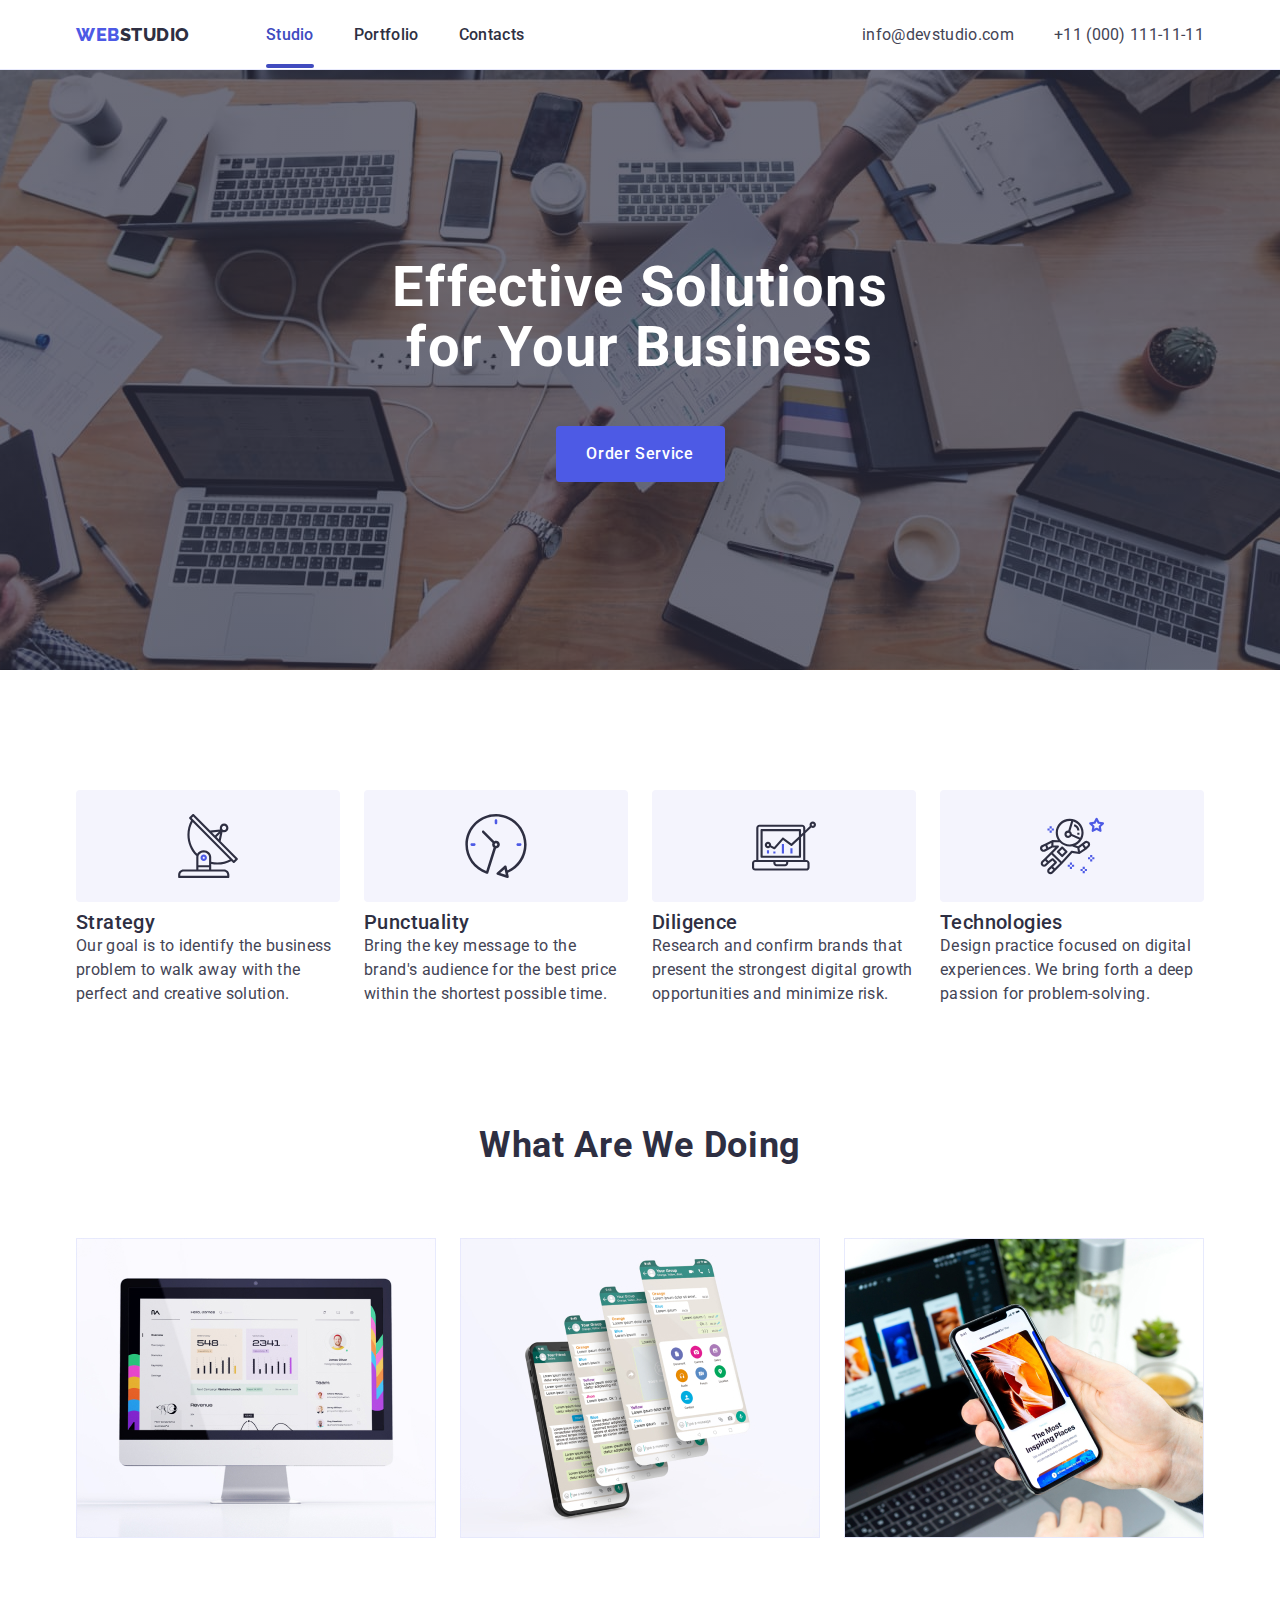
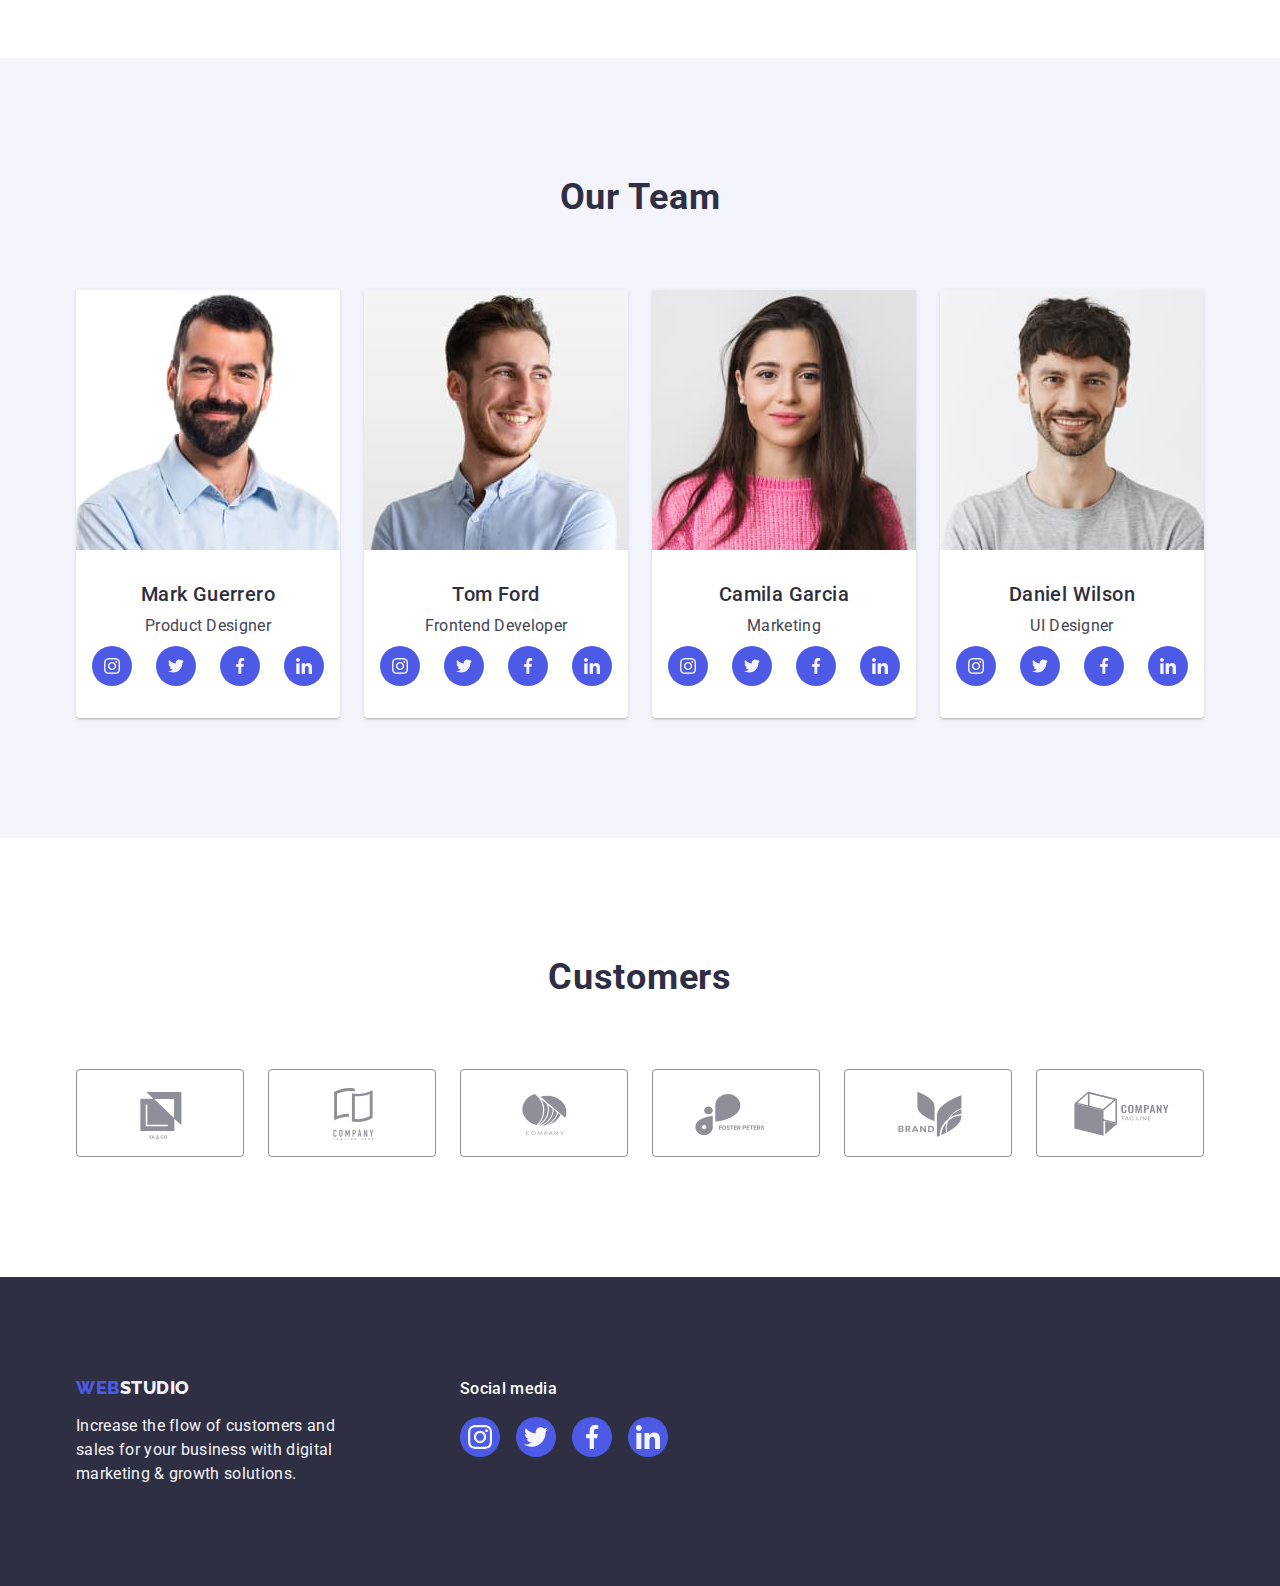
<file: index.html>
<!DOCTYPE html>
<html lang="en">

<head>
    <meta charset="UTF-8">
    <meta http-equiv="X-UA-Compatible" content="IE=edge">
    <meta name="viewport" content="width=device-width, initial-scale=1.0">
    <title>Document</title>
    <link rel="preconnect" href="https://fonts.googleapis.com">
    <link rel="preconnect" href="https://fonts.gstatic.com" crossorigin>
    <link
        href="https://fonts.googleapis.com/css2?family=Raleway:wght@800&family=Roboto:wght@400;500;700;900&display=swap"
        rel="stylesheet">

    <link href="https://cdn.jsdelivr.net/npm/modern-normalize@1.1.0/modern-normalize.min.css" rel="stylesheet">
    <link rel="stylesheet" href="./css/styles.css">
</head>

<body>

    <!--Шапка сайту-->
    <header class="header">
        <div class="container main-nav">
            <nav class="menu list">
                <a href="./index.html" class="logo link">web<span class="logo-studio">Studio</span></a>
                <ul class="site-nav list">
                    <li class="it-list"><a href="./index.html" class="item-studio current link">Studio</a></li>
                    <li class="it-list"><a href="./portfolio.html" class="item-studio link">Portfolio</a></li>
                    <li class="it-list"><a href="" class="item-studio  link">Contacts</a></li>
                </ul>
            </nav>
            <!-- Посилання на пошту/Посилання на телефон-->
            <address class="contact">
                <ul class="site-contact list">
                    <li class="contact-it"><a href="mailto:info@devstudio.com"
                            class="item-contact link">info@devstudio.com</a></li>
                    <li class="contact-it"><a href="tel:+110001111111" class="item-contact link">+11 (000)
                            111-11-11</a></li>
                </ul>
            </address>


        </div>
    </header>
    <main>
        <!--Секція заголовку та фону-->

        <section class="hero section">
            <div class="container">

                <h1 class="hero-title"> Effective Solutions for Your Business</h1>
                <button type="button" class="hero-btn" data-modal-open>Order Service</button>

            </div>
        </section>
        <!--Секція опису особливостей студії-->

        <section class="feature section">
            <div class="container">
                <h2 hidden class="main-feature">Feature</h2>
                <ul class="features-nt list">
                    <li class="features-item">
                        <div class="frame-icon">
                            <svg class="features-icon" width="64" height="64">
                                <use href="./images/icon.svg#icon-antenna-1"></use>
                            </svg>
                        </div>
                        <h3 class="feature-title">Strategy</h3>
                        <p class="feature-text">Our goal is to identify the business problem to walk away with the
                            perfect and
                            creative solution.
                        </p>
                    </li>
                    <li class="features-item">
                        <div class="frame-icon">
                            <svg class="features-icon" width="64" height="64">
                                <use href="./images/icon.svg#icon-clock-1"></use>
                            </svg>
                        </div>
                        <h3 class="feature-title">Punctuality</h3>
                        <p class="feature-text">Bring the key message to the brand's audience for the best price within
                            the
                            shortest
                            possible
                            time.
                        </p>
                    </li>
                    <li class="features-item">
                        <div class="frame-icon">
                            <svg class="features-icon" width="64" height="64">
                                <use href="./images/icon.svg#icon-diagram-1"></use>
                            </svg>
                        </div>
                        <h3 class="feature-title">Diligence</h3>
                        <p class="feature-text">Research and confirm brands that present the strongest digital growth
                            opportunities
                            and minimize risk.</p>
                    </li>
                    <li class="features-item">
                        <div class="frame-icon">
                            <svg class="features-icon" width="64" height="64">
                                <use href="./images/icon.svg#icon-astronaut-1"></use>
                            </svg>
                        </div>
                        <h3 class="feature-title">Technologies</h3>
                        <p class="feature-text">Design practice focused on digital experiences. We bring forth a deep
                            passion for problem-solving.
                        </p>
                    </li>
                </ul>
            </div>
        </section>
        <!--Секція сим займається студія-->
        <section class="work section">
            <div class="container">
                <h2 class="title">What are we doing</h2>
                <ul class="work-not  list">
                    <li class="work-item">
                        <img src="./images/img_1.jpg" alt="Monitor of computer" width="360">
                    </li>
                    <li class="work-item">
                        <img src="./images/img_2.jpg" alt="Four telephone" width="360">
                    </li>
                    <li class="work-item">
                        <img src="./images/img_3.jpg" alt="Laptop and telephone on a hand" width="360">
                    </li>
                </ul>
            </div>
        </section>

        <!--Секція команди-->
        <section class="team">
            <div class="container">
                <h2 class="title">Our Team</h2>
                <ul class="team-not list">
                    <li class="member">
                        <img src="./images/TeamCard_1.jpg" alt="Photo Mark Guerrero" width="264">
                        <div class="tl-ph">
                            <h3 class="card-title">Mark Guerrero</h3>
                            <p class="card-text">Product Designer</p>
                            <ul class="social-list list">
                                <li class="sc-item">
                                    <a href="#" class="social-item">
                                        <svg class="socisl-list-icon" width="16" height="16">
                                            <use href="./images/icon.svg#icon-Inst"></use>
                                        </svg>
                                    </a>
                                </li>
                                <li class="sc-item">
                                    <a href="#" class="social-item">
                                        <svg class="socisl-list-icon" width="16" height="16">
                                            <use href="./images/icon.svg#icon-twitter-1"></use>
                                        </svg>
                                    </a>
                                </li>
                                <li class="sc-item">
                                    <a href="#" class="social-item">
                                        <svg class="socisl-list-icon" width="16" height="16">
                                            <use href="./images/icon.svg#icon-facebook-1"></use>
                                        </svg>
                                    </a>
                                </li>
                                <li class="sc-item">
                                    <a href="#" class="social-item">
                                        <svg class="socisl-list-icon" width="16" height="16">
                                            <use href="./images/icon.svg#icon-linkedin-1"></use>
                                        </svg>
                                    </a>
                                </li>
                            </ul>
                        </div>
                    </li>
                    <li class="member">
                        <img src="./images/TeamCard_2.jpg" alt="Photo Tom Ford" width="264">
                        <div class="tl-ph">
                            <h3 class="card-title">Tom Ford</h3>
                            <p class="card-text">Frontend Developer</p>
                            <ul class="social-list list">
                                <li class="sc-item">
                                    <a href="#" class="social-item">
                                        <svg class="socisl-list-icon" width="16" height="16">
                                            <use href="./images/icon.svg#icon-Inst"></use>
                                        </svg>
                                    </a>
                                </li>
                                <li class="sc-item">
                                    <a href="#" class="social-item">
                                        <svg class="socisl-list-icon" width="16" height="16">
                                            <use href="./images/icon.svg#icon-twitter-1"></use>
                                        </svg>
                                    </a>
                                </li>
                                <li class="sc-item">
                                    <a href="#" class="social-item">
                                        <svg class="socisl-list-icon" width="16" height="16">
                                            <use href="./images/icon.svg#icon-facebook-1"></use>
                                        </svg>
                                    </a>
                                </li>
                                <li class="sc-item">
                                    <a href="#" class="social-item">
                                        <svg class="socisl-list-icon" width="16" height="16">
                                            <use href="./images/icon.svg#icon-linkedin-1"></use>
                                        </svg>
                                    </a>
                                </li>
                            </ul>
                        </div>
                    </li>
                    <li class="member">
                        <img src="./images/TeamCard_3.jpg" alt="Photo Camila Garcia" width="264">
                        <div class="tl-ph">
                            <h3 class="card-title">Camila Garcia</h3>
                            <p class="card-text">Marketing</p>
                            <ul class="social-list list">
                                <li class="sc-item">
                                    <a href="#" class="social-item">
                                        <svg class="socisl-list-icon" width="16" height="16">
                                            <use href="./images/icon.svg#icon-Inst"></use>
                                        </svg>
                                    </a>
                                </li>
                                <li class="sc-item">
                                    <a href="#" class="social-item">
                                        <svg class="socisl-list-icon" width="16" height="16">
                                            <use href="./images/icon.svg#icon-twitter-1"></use>
                                        </svg>
                                    </a>
                                </li>
                                <li class="sc-item">
                                    <a href="#" class="social-item">
                                        <svg class="socisl-list-icon" width="16" height="16">
                                            <use href="./images/icon.svg#icon-facebook-1"></use>
                                        </svg>
                                    </a>
                                </li>
                                <li class="sc-item">
                                    <a href="#" class="social-item">
                                        <svg class="socisl-list-icon" width="16" height="16">
                                            <use href="./images/icon.svg#icon-linkedin-1"></use>
                                        </svg>
                                    </a>
                                </li>
                            </ul>
                        </div>
                    </li>
                    <li class="member">
                        <img src="./images/TeamCard_4.jpg" alt="Photo Daniel Wilson" width="264">
                        <div class="tl-ph">
                            <h3 class="card-title">Daniel Wilson</h3>
                            <p class="card-text">UI Designer</p>
                            <ul class="social-list list">
                                <li class="sc-item">
                                    <a href="#" class="social-item">
                                        <svg class="socisl-list-icon" width="16" height="16">
                                            <use href="./images/icon.svg#icon-Inst"></use>
                                        </svg>
                                    </a>
                                </li>
                                <li class="sc-item">
                                    <a href="#" class="social-item">
                                        <svg class="socisl-list-icon" width="16" height="16">
                                            <use href="./images/icon.svg#icon-twitter-1"></use>
                                        </svg>
                                    </a>
                                </li>
                                <li class="sc-item">
                                    <a href="#" class="social-item">
                                        <svg class="socisl-list-icon" width="16" height="16">
                                            <use href="./images/icon.svg#icon-facebook-1"></use>
                                        </svg>
                                    </a>
                                </li>
                                <li class="sc-item">
                                    <a href="#" class="social-item">
                                        <svg class="socisl-list-icon" width="16" height="16">
                                            <use href="./images/icon.svg#icon-linkedin-1"></use>
                                        </svg>
                                    </a>
                                </li>
                            </ul>
                        </div>
                    </li>
                </ul>
            </div>
        </section>

        <section class="customers section">
            <div class="container">
                <h2 class="cust-title title">Customers</h2>
                <ul class="customer-list list">
                    <li class="customer-item">
                        <a href="#" class="cust-link link">
                            <svg class="icon-cust" width="104" height="56">
                                <use href="./images/icon.svg#icon-YaCo"></use>
                            </svg>
                        </a>
                    </li>
                    <li class="customer-item">
                        <a href="#" class="cust-link link">
                            <svg class="icon-cust" width="104" height="56">
                                <use href="./images/icon.svg#icon-Company"></use>
                            </svg>
                        </a>
                    </li>
                    <li class="customer-item">
                        <a href="#" class="cust-link link">
                            <svg class="icon-cust" width="104" height="56">
                                <use href="./images/icon.svg#icon-Company2"></use>
                            </svg>
                        </a>
                    </li>
                    <li class="customer-item">
                        <a href="#" class="cust-link link">
                            <svg class="icon-cust" width="104" height="56">
                                <use href="./images/icon.svg#icon-Foster"></use>
                            </svg>
                        </a>
                    </li>
                    <li class="customer-item">
                        <a href="#" class="cust-link link">
                            <svg class="icon-cust" width="104" height="56">
                                <use href="./images/icon.svg#icon-Brand"></use>
                            </svg>
                        </a>
                    </li>
                    <li class="customer-item">
                        <a href="#" class="cust-link link">
                            <svg class="icon-cust" width="104" height="56">
                                <use href="./images/icon.svg#icon-TagLine"></use>
                            </svg>
                        </a>
                    </li>

                </ul>


            </div>

        </section>

    </main>
    <!--Футер-->
    <footer class="footer">

        <div class="footcont container">
            <div class="footinfo">
                <a href="./index.html" class="logo link">web<span class="footer-logo">Studio</span></a>
                <p class="footer-text">
                    Increase the flow of customers and sales for your business with digital marketing & growth
                    solutions.
                </p>
            </div>
            <div class="footlink">
                <p class="foot-title">Social media</p>
                <ul class="social-listf list">
                    <li class="foot-item">
                        <a href="#" class="social-item">
                            <svg class="socisl-list-icon" width="24" height="24">
                                <use href="./images/icon.svg#icon-Inst"></use>
                            </svg>
                        </a>
                    </li>
                    <li class="foot-item">
                        <a href="#" class="social-item">
                            <svg class="socisl-list-icon" width="24" height="24">
                                <use href="./images/icon.svg#icon-twitter-1"></use>
                            </svg>
                        </a>
                    </li>
                    <li class="foot-item">
                        <a href="#" class="social-item">
                            <svg class="socisl-list-icon" width="24" height="24">
                                <use href="./images/icon.svg#icon-facebook-1"></use>
                            </svg>
                        </a>
                    </li>
                    <li class="foot-item">
                        <a href="#" class="social-item">
                            <svg class="socisl-list-icon" width="24" height="24">
                                <use href="./images/icon.svg#icon-linkedin-1"></use>
                            </svg>
                        </a>
                    </li>
                </ul>
            </div>

        </div>

    </footer>

    <div class="backdrop is-hidden" data-modal>
        <div class="modal">
            <button type="button" class="modal-close-btn" data-modal-close>
                <svg class="modal-close-btn-icon" width="8" height="8">
                    <use href="./images/icon.svg#icon-close-modal"></use>
                </svg>
            </button>
        </div>

    </div>

    <script src="./js/modal.js"></script>

</body>

</html>
</file>
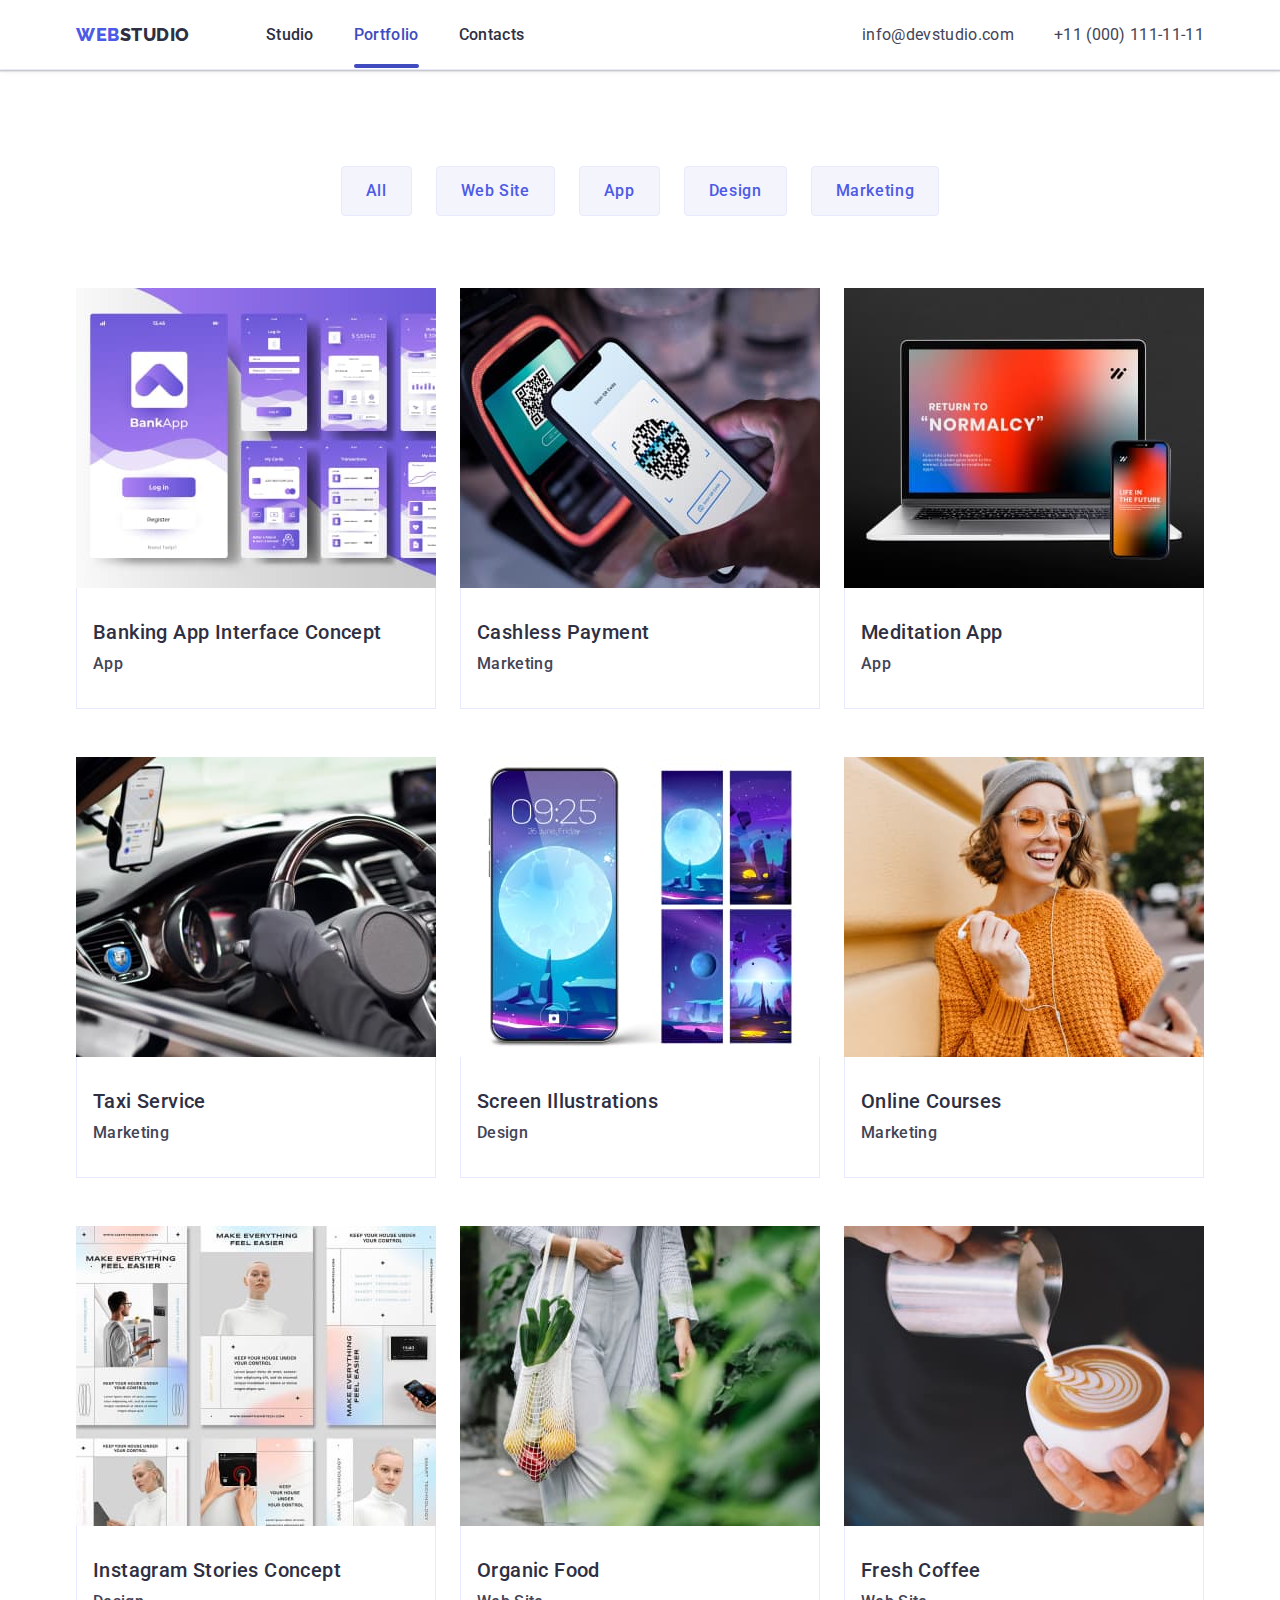
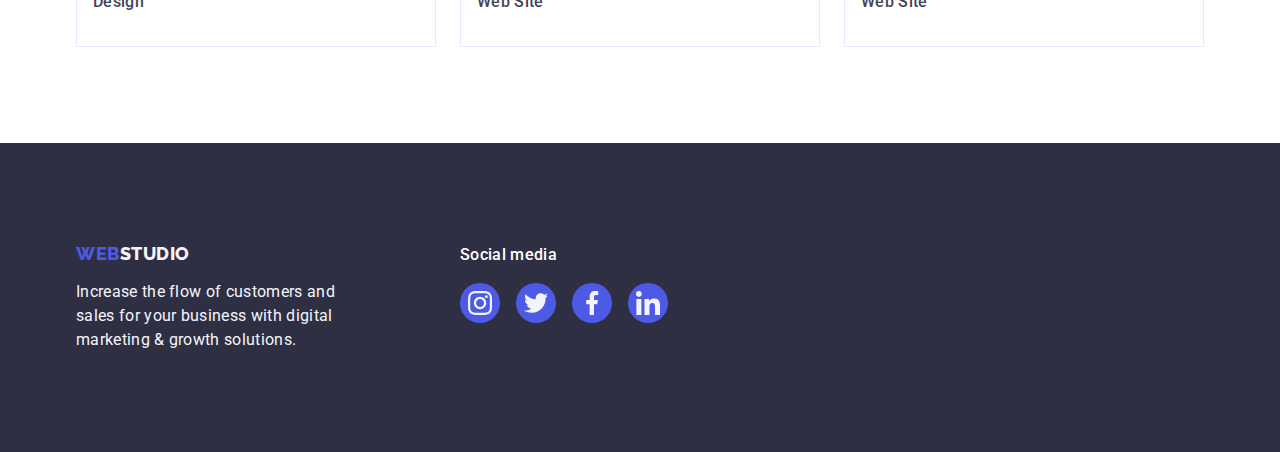
<file: portfolio.html>
<!DOCTYPE html>
<html lang="en">

<head>
    <meta charset="UTF-8">
    <meta http-equiv="X-UA-Compatible" content="IE=edge">
    <meta name="viewport" content="width=device-width, initial-scale=1.0">
    <title>Document</title>
    <link rel="preconnect" href="https://fonts.googleapis.com">
    <link rel="preconnect" href="https://fonts.gstatic.com" crossorigin>
    <link
        href="https://fonts.googleapis.com/css2?family=Raleway:wght@800&family=Roboto:wght@400;500;700;900&display=swap"
        rel="stylesheet">
    <link href="https://cdn.jsdelivr.net/npm/modern-normalize@1.1.0/modern-normalize.min.css" rel="stylesheet">
    <link rel="stylesheet" href="./css/styles.css">
</head>


<body>
    <!--Шапка сайту-->
    <header class="header">
        <div class="container main-nav">
            <nav class="menu list">
                <a href="./index.html" class="logo link">web<span class="logo-studio">Studio</span></a>
                <ul class="site-nav list">
                    <li class="it-list"><a href="./index.html" class="item-studio link">Studio</a></li>
                    <li class="it-list"><a href="./portfolio.html" class="item-studio current link">Portfolio</a></li>
                    <li class="it-list"><a href="" class="item-studio link">Contacts</a></li>
                </ul>
            </nav>
            <!-- Посилання на пошту/Посилання на телефон-->
            <address class="contact">
                <ul class="site-contact list">
                    <li class="contact-it"><a href="mailto:info@devstudio.com"
                            class="item-contact link">info@devstudio.com</a>
                    </li>
                    <li class="contact-it"><a href="tel:+110001111111" class="item-contact link">+11 (000)
                            111-11-11</a></li>
                </ul>
            </address>


        </div>
    </header>
    <main>
        <section class="portfolio">
            <div class="container">
                <h1 hidden>Project</h1>
                <ul class="filter list">
                    <li><button type="button" class="filter-btn hover-shad">All</button></li>
                    <li><button type="button" class="filter-btn hover-shad">Web Site</button></li>
                    <li><button type="button" class="filter-btn hover-shad">App</button></li>
                    <li><button type="button" class="filter-btn hover-shad">Design</button></li>
                    <li><button type="button" class="filter-btn hover-shad">Marketing</button></li>
                </ul>

                <ul class="project-non list">
                    <li class="prj-item">
                        <a href=" " class="item-project link hoverln-shad">
                            <div class="project-wrapper">
                                <img src="./images/Portfolio/ProjectCard_1_1.jpg" alt="Banking app interface concept"
                                    width="360" height="300">
                                <p class="overlay">14 Stylish and User-Friendly App Design Concepts · Task Manager App ·
                                    Calorie Tracker App · Exotic Fruit Ecommerce App ·
                                    Cloud Storage App</p>
                            </div>
                            <div class="add-project">
                                <h2 class="project-title">Banking App Interface Concept</h2>
                                <p class="project-paragraph">App</p>
                            </div>
                        </a>
                    </li>
                    <li class="prj-item">
                        <a href=" " class="item-project link hoverln-shad">
                            <div class="project-wrapper">
                                <img src="./images/Portfolio/ProjectCard_1_2.jpg" alt="Cashless Payment" width="360"
                                    height="300">
                                <p class="overlay">14 Stylish and User-Friendly App Design Concepts · Task Manager App ·
                                    Calorie Tracker App · Exotic Fruit Ecommerce App ·
                                    Cloud Storage App</p>
                            </div>
                            <div class="add-project">
                                <h2 class="project-title">Cashless Payment</h2>
                                <p class="project-paragraph">Marketing</p>
                            </div>
                        </a>
                    </li>
                    <li class="prj-item">
                        <a href=" " class="item-project link hoverln-shad">
                            <div class="project-wrapper">
                                <img src="./images/Portfolio/ProjectCard_1_3.jpg" alt="Meditation app" width="360"
                                    height="300">
                                <p class="overlay">14 Stylish and User-Friendly App Design Concepts · Task Manager App ·
                                    Calorie Tracker App · Exotic Fruit Ecommerce App ·
                                    Cloud Storage App</p>
                            </div>
                            <div class="add-project">
                                <h2 class="project-title">Meditation App</h2>
                                <p class="project-paragraph">App</p>
                            </div>
                        </a>
                    </li>
                    <li class="prj-item">
                        <a href=" " class="item-project link hoverln-shad">
                            <div class="project-wrapper">
                                <img src="./images/Portfolio/ProjectCard_2_1.jpg" alt="Taxi Service" width="360"
                                    height="300">
                                <p class="overlay">14 Stylish and User-Friendly App Design Concepts · Task Manager App ·
                                    Calorie Tracker App · Exotic Fruit Ecommerce App ·
                                    Cloud Storage App</p>
                            </div>
                            <div class="add-project">
                                <h2 class="project-title">Taxi Service</h2>
                                <p class="project-paragraph">Marketing</p>
                            </div>
                        </a>
                    </li>
                    <li class="prj-item">
                        <a href=" " class="item-project link hoverln-shad">
                            <div class="project-wrapper">
                                <img src="./images/Portfolio/ProjectCard_2_2.jpg" alt="Screen illustrationst"
                                    width="360" height="300">
                                <p class="overlay">14 Stylish and User-Friendly App Design Concepts · Task Manager App ·
                                    Calorie Tracker App · Exotic Fruit Ecommerce App ·
                                    Cloud Storage App</p>
                            </div>
                            <div class="add-project">
                                <h2 class="project-title">Screen Illustrations</h2>
                                <p class="project-paragraph">Design</p>
                            </div>
                        </a>
                    </li>
                    <li class="prj-item">
                        <a href=" " class="item-project link hoverln-shad">
                            <div class="project-wrapper">
                                <img src="./images/Portfolio/ProjectCard_2_3.jpg" alt="Online courses" width="360"
                                    height="300">
                                <p class="overlay">14 Stylish and User-Friendly App Design Concepts · Task Manager App ·
                                    Calorie Tracker App · Exotic Fruit Ecommerce App ·
                                    Cloud Storage App</p>
                            </div>
                            <div class="add-project">
                                <h2 class="project-title">Online Courses</h2>
                                <p class="project-paragraph">Marketing</p>
                            </div>
                        </a>
                    </li>
                    <li class="prj-item">
                        <a href=" " class="item-project link hoverln-shad">
                            <div class="project-wrapper">
                                <img src="./images/Portfolio/ProjectCard_3_1.jpg" alt="Instagram stories concept"
                                    width="360" height="300">
                                <p class="overlay">14 Stylish and User-Friendly App Design Concepts · Task Manager App ·
                                    Calorie Tracker App · Exotic Fruit Ecommerce App ·
                                    Cloud Storage App</p>
                            </div>
                            <div class="add-project">
                                <h2 class="project-title">Instagram Stories Concept</h2>
                                <p class="project-paragraph">Design</p>
                            </div>
                        </a>
                    </li>
                    <li class="prj-item">
                        <a href=" " class="item-project link hoverln-shad">
                            <div class="project-wrapper">
                                <img src="./images/Portfolio/ProjectCard_3_2.jpg" alt="Organic food" width="360"
                                    height="300">
                                <p class="overlay">14 Stylish and User-Friendly App Design Concepts · Task Manager App ·
                                    Calorie Tracker App · Exotic Fruit Ecommerce App ·
                                    Cloud Storage App</p>
                            </div>
                            <div class="add-project">
                                <h2 class="project-title">Organic Food</h2>
                                <p class="project-paragraph">Web Site</p>
                            </div>
                        </a>
                    </li>
                    <li class="prj-item">
                        <a href=" " class="item-project link hoverln-shad">
                            <div class="project-wrapper">
                                <img src="./images/Portfolio/ProjectCard_3_3.jpg" alt="Fresh coffee" width="360"
                                    height="300">
                                <p class="overlay">14 Stylish and User-Friendly App Design Concepts · Task Manager App ·
                                    Calorie Tracker App · Exotic Fruit Ecommerce App ·
                                    Cloud Storage App</p>
                            </div>
                            <div class="add-project">
                                <h2 class="project-title">Fresh Coffee</h2>
                                <p class="project-paragraph">Web Site</p>
                            </div>
                        </a>

                    </li>
                </ul>

            </div>
        </section>


    </main>


    <!--Футер-->
    <footer class="footer">

        <div class="footcont container">
            <div class="footinfo">
                <a href="./index.html" class="logo link">web<span class="footer-logo">Studio</span></a>
                <p class="footer-text">
                    Increase the flow of customers and sales for your business with digital marketing & growth
                    solutions.
                </p>
            </div>
            <div class="footlink">
                <p class="foot-title">Social media</p>
                <ul class="social-listf list">
                    <li class="foot-item">
                        <a href="#" class="social-item">
                            <svg class="socisl-list-icon" width="24" height="24">
                                <use href="./images/icon.svg#icon-Inst"></use>
                            </svg>
                        </a>
                    </li>
                    <li class="foot-item">
                        <a href="#" class="social-item">
                            <svg class="socisl-list-icon" width="24" height="24">
                                <use href="./images/icon.svg#icon-twitter-1"></use>
                            </svg>
                        </a>
                    </li>
                    <li class="foot-item">
                        <a href="#" class="social-item">
                            <svg class="socisl-list-icon" width="24" height="24">
                                <use href="./images/icon.svg#icon-facebook-1"></use>
                            </svg>
                        </a>
                    </li>
                    <li class="foot-item">
                        <a href="#" class="social-item">
                            <svg class="socisl-list-icon" width="24" height="24">
                                <use href="./images/icon.svg#icon-linkedin-1"></use>
                            </svg>
                        </a>
                    </li>
                </ul>
            </div>

        </div>

    </footer>

</body>

</html>
</file>
<file: css/styles.css>
:root {
    --primary-text-color: #434455;
    --akcent-color: #2E2F42;
    --background-main: #FFFFFF;
    --background-button: #4D5AE5;
    --color-text-footer: #F4F4FD;
    --hover-focus: #404bbf;
    --CORNFLOWER: #e7e9fc;
    --lightislate: #8E8F99;
    --greenhover: #31D0AA;
    --coloricon: #afb1b8;
    --modal-color: #2E2F42;

}


.container {
    width: 1158px;
    margin-left: auto;
    margin-right: auto;

    padding-left: 15px;
    padding-right: 15px;
}

.header {
    border-bottom: 1px solid var(--CORNFLOWER);
    box-shadow: 0px 2px 1px rgba(46, 47, 66, 0.08), 0px 1px 1px rgba(46, 47, 66, 0.16), 0px 1px 6px rgba(46, 47, 66, 0.08);
}

body {
    color: var(--primary-text-color);
    background-color: var(--background-main);
    font-family: Roboto, sans-serif;
    font-weight: 400;
    font-size: 16px;
    line-height: 1.5;
    letter-spacing: 0.02em;
}

.logo-studio {
    color: var(--akcent-color);
    font-family: Raleway, sans-serif;
    font-weight: 800;
    font-size: 18px;
    line-height: 1.17;
    letter-spacing: 0.03em;
    text-transform: uppercase;
}

.logo {

    color: var(--background-button);
    font-family: Raleway, sans-serif;
    font-weight: 800;
    font-size: 18px;
    line-height: 1.17;
    letter-spacing: 0.03em;
    text-transform: uppercase;

}



.list {
    list-style: none;
}

.link {
    text-decoration: none;
}

.title {
    margin-bottom: 72px;

    color: var(--akcent-color);
    font-weight: 700;
    font-size: 36px;
    line-height: 1.11;
    letter-spacing: 0.02em;
    text-align: center;
    text-transform: capitalize;
    margin-left: auto;
    margin-right: auto;
}

.menu .logo {
    margin-top: 24px;
    margin-bottom: 24px;
}


.main-nav {
    display: flex;
    align-items: center;
}


.site-nav {
    display: flex;
    align-items: center;
    gap: 40px;
    margin-left: 76px;
    margin-right: auto;
}






.item-studio::after {
    content: "";
    position: absolute;
    width: 100%;
    height: 4px;
    left: 0;
    bottom: 0;
    display: block;
    border-radius: 2px;
    margin-top: 20px;

}

.item-studio.current {
    color: var(--hover-focus);
}

.item-studio.current::after {
    background-color: var(--hover-focus);
}



.item-studio {
    position: relative;
    padding-top: 24px;
    padding-bottom: 24px;
    color: var(--akcent-color);
    list-style: none;
    text-decoration: none;
    font-weight: 500;
    font-size: 16px;
    line-height: 1.5;
    letter-spacing: 0.02em;
    transition: color 250ms cubic-bezier(0.4, 0, 0.2, 1);

}



.item-studio:hover,
.item-studio:focus {
    color: var(--hover-focus);
}


.contact .item-contact {
    color: var(--primary-text-color);
    font-size: 16px;
    line-height: 1.5;
    transition: color 250ms cubic-bezier(0.4, 0, 0.2, 1);
}


.item-contact:hover,
.item-contact:focus {
    color: var(--hover-focus);
}

.contact {
    font-style: normal;
}

/* .site-contact .contact-it+.contact-it {
    margin-left: 40px;
} */

.menu {
    display: flex;
    align-items: center;
    margin-right: auto;
}

.site-contact {
    display: flex;
    align-items: center;
    gap: 40px;


}


.item-contact:hover,
.item-contact:focus {
    color: var(--hover-focus);
}




/*hero*/
.hero.section {

    background: rgba(46, 47, 66, 0.7);
    background-image: linear-gradient(rgba(46, 47, 66, 0.7), rgba(46, 47, 66, 0.7)),
        url("..//images/people-office.jpg");
    background-repeat: no-repeat;
    background-position: center;
    background-size: cover;
    max-width: 1440px;
    /* min-height: 600px; */
    margin-left: auto;
    margin-right: auto;



    background-color: var(--akcent-color);
    padding-top: 188px;
    padding-bottom: 188px;
    text-align: center;
    margin-bottom: 0px;
}

.hero-title {
    max-width: 496px;
    margin: 0 auto 48px;

    color: var(--background-main);
    font-weight: 700;
    font-size: 56px;
    line-height: 1.07;
    letter-spacing: 0.02em;
    text-align: center;


}

.hero-btn {
    display: block;
    min-width: 169px;
    height: 56px;
    border: none;
    border-radius: 4px;
    margin: 0 auto;

    color: var(--background-main);
    background-color: var(--background-button);
    font-family: Roboto, sans-serif;
    font-weight: 500;
    font-size: 16px;
    line-height: 1.5;
    align-items: center;
    letter-spacing: 0.04em;
    cursor: pointer;
    transition: background-color 250ms cubic-bezier(0.4, 0, 0.2, 1);
}

.hero-btn:hover,
.hero-btn:focus {
    background-color: var(--hover-focus);
}

/*feature*/


.frame-icon {
    display: flex;
    justify-content: center;
    align-items: center;
    background-color: var(--color-text-footer);
    border-radius: 4px;
    margin-bottom: 8px;
    height: 112px;

}

.feature-title {


    margin-top: 8px;

    color: var(--akcent-color);
    font-weight: 500;
    font-size: 20px;
    line-height: 1.2;
    letter-spacing: 0.02em;
}

.feature {
    padding-top: 120px;
    padding-bottom: 120px;
}

.features-nt {
    display: flex;
    flex-direction: row;
    gap: 24px;
}


.features-item {
    flex-basis: calc((100% - 3 * 24px) / 4);
}




/*our work*/
.work {
    padding-bottom: 120px;
}

.work-not {
    display: flex;
    gap: 24px;
}

.work-not:first-child {
    flex-basis: calc((100% - 3 * 16px) / 3);
}


/*our team*/
.team {
    padding-top: 120px;
    padding-bottom: 120px;
    background-color: var(--color-text-footer);

}

.tl-ph {
    padding: 32px 0;
    border-radius: 0px 0px 4px 4px;
}

.team-not {
    display: flex;
    gap: 24px;
}

.team-not:first-child {
    width: calc((100% - 72px) / 4);
}


.member {
    background-color: var(--background-main);
    box-shadow: 0px 1px 6px rgba(46, 47, 66, 0.08), 0px 1px 1px rgba(46, 47, 66, 0.16), 0px 2px 1px rgba(46, 47, 66, 0.08);
    border-radius: 0px 0px 4px 4px;
}

.card-title {
    margin-bottom: 8px;

    color: var(--akcent-color);
    font-weight: 500;
    font-size: 20px;
    line-height: 1.2;
    letter-spacing: 0.02em;
    text-align: center;
}

.card-text {
    text-align: center;
    letter-spacing: 0.02em;
    margin-bottom: 8px;
}

.cust-link {
    display: flex;
    justify-content: center;
    align-items: center;
    width: 168px;
    height: 88px;
    background-color: var(--background-main);
    border-radius: 50%;
    padding: 0;
    border: 1px solid var(--lightislate);
    border-radius: 4px;
    color: var(--lightislate);
    transition: color 250ms cubic-bezier(0.4, 0, 0.2, 1),
        border 250ms cubic-bezier(0.4, 0, 0.2, 1);

}

.cust-link:hover,
.cust-link:focus {
    border: 1px solid var(--hover-focus);
    color: var(--hover-focus);
}


.icon-cust {
    fill: currentColor;
    transition: fill 250ms cubic-bezier(0.4, 0, 0.2, 1);
}




/* customer */
.customer-list {
    display: flex;
    gap: 24px;
    align-items: flex-start;
    padding: 0px;
}

.customers {
    padding-top: 120px;
    padding-bottom: 120px;
}

.cust-title {
    line-height: 1.1;
}



/*footer*/
.footer-logo {
    color: var(--color-text-footer);
    font-family: Raleway, sans-serif;
    font-weight: 800;
    font-size: 18px;
    line-height: 1.17;
    align-items: center;
    letter-spacing: 0.03em;
    text-transform: uppercase;
}

.footer .logo {
    display: inline-block;
    margin-bottom: 16px;

}

.footer {
    background-color: var(--akcent-color);
    margin-left: auto;
    margin-right: auto;
    padding: 100px 0px;


}

.footcont {
    display: flex;
    /* gap: 120px; */
    align-items: baseline;
}

.footinfo {
    /* padding-left: 156px; */
    margin-right: 120px;
}

.footer-text {
    max-width: 264px;
    color: var(--color-text-footer);

}



.foot-title {
    font-weight: 500;
    color: #FFFFFF;
    margin-bottom: 16px;
}

.social-listf {
    display: flex;
    justify-content: center;
    gap: 16px;
    margin: 0 auto;

}

.social-list {
    display: flex;
    justify-content: center;
    gap: 24px;
    margin: 0 auto;

}

.social-item {
    display: flex;
    justify-content: center;
    align-items: center;
    width: 40px;
    height: 40px;
    background-color: var(--background-button);
    border-radius: 50%;
    padding: 0;
    transition: background-color 250ms cubic-bezier(0.4, 0, 0.2, 1);
}

.member .social-item:hover,
.member .social-item:focus {
    background-color: var(--hover-focus);
}

.social-item:hover,
.social-item:focus {
    background-color: var(--greenhover);
}

.socisl-list-icon {
    display: block;
    fill: var(--color-text-footer);
    /* width: 24px;
    height: 24px; */
    /* background-position: center; */
}



/*portfolio*/
.portfolio {
    padding: 96px 0;
}

.project-non {
    display: flex;
    flex-wrap: wrap;
    column-gap: 24px;
    row-gap: 48px;
}

.project-non:first-child {
    width: calc((100% - 48px) / 3);
}

.project-title {
    margin-bottom: 8px;

    color: var(--akcent-color);
    font-weight: 500;
    font-size: 20px;
    line-height: 1.2;
    letter-spacing: 0.02em;
    text-transform: capitalize;
}

.project-paragraph {
    color: var(--primary-text-color);
    font-weight: 500;
    font-size: 16px;
    line-height: 1.5;
    letter-spacing: 0.02em;
    text-transform: capitalize;
}

.filter {
    display: flex;
    justify-content: center;
    gap: 24px;
    margin-bottom: 72px;
}

.filter-btn {
    padding: 12px 24px;
    border: 1px solid var(--CORNFLOWER);
    border-radius: 4px;

    background-color: var(--color-text-footer);
    color: var(--background-button);
    font-family: Roboto, sans-serif;
    font-weight: 500;
    font-size: 16px;
    line-height: 1.5;
    align-items: center;
    text-align: center;
    letter-spacing: 0.04em;
    cursor: pointer;
    transition: background-color 250ms cubic-bezier(0.4, 0, 0.2, 1),
        border 250ms cubic-bezier(0.4, 0, 0.2, 1),
        color 250ms cubic-bezier(0.4, 0, 0.2, 1),
        box-shadow 250ms cubic-bezier(0.4, 0, 0.2, 1);
}

.filter-btn:hover,
.filter-btn:focus {
    border: 1px solid transparent;
    background-color: var(--hover-focus);
    color: var(--background-main);
    box-shadow: 0px 3px 1px rgba(0, 0, 0, 0.1), 0px 2px 1px rgba(0, 0, 0, 0.08), 0px 2px 2px rgba(0, 0, 0, 0.12);
}

.add-project {
    padding: 32px 16px;
    border: 1px solid var(--CORNFLOWER);
    border-top: none;
}

.item-project {
    display: block;
}






/* position */
h1,
h2,
h3,
p {
    margin-top: 0;
    margin-bottom: 0;
}

ul,
ol {
    margin-top: 0;
    margin-bottom: 0;
    padding-left: 0;
}

img {
    display: block;
}

button {
    cursor: pointer;
}

.section {
    padding-bottom: 120px;
}

.overlay {
    position: absolute;
    left: 0;
    top: 0;
    transform: translate(0, 100%);
    transition: transform 250ms linear;
    width: 100%;
    height: 100%;
    color: var(--color-text-footer);
    background-color: rgb(77, 90, 229);
    padding: 40px 32px;
}

.project-wrapper {
    position: relative;
    overflow: hidden;
}

.item-project:hover .overlay,
.item-project:focus .overlay {
    transform: translate(0, 0);
}


.item-project:hover,
.item-project:focus {
    box-shadow: 0px 1px 6px rgba(46, 47, 66, 0.08), 0px 1px 1px rgba(46, 47, 66, 0.16), 0px 2px 1px rgba(46, 47, 66, 0.08);
}

/* modalform */

.backdrop {
    position: fixed;
    z-index: 100;
    width: 100%;
    height: 100%;
    left: 0;
    top: 0;
    opacity: 1;
    background-color: rgba(46, 47, 66, 0.4);
    transition: opacity 500ms,
        visibility 500ms;
}

.backdrop.is-hidden {
    opacity: 0;
    visibility: hidden;
    pointer-events: none;
}

.modal {
    position: absolute;
    left: 50%;
    top: 50%;
    transform: translate(-50%, -50%) scale(1);
    width: 408px;
    height: 576px;
    border-radius: 4px;
    background-color: var(--background-main);
    transition: transform 250ms cubic-bezier(0.4, 0, 0.2, 1),
}



.modal-close-btn {
    position: absolute;
    right: 24px;
    top: 24px;

    display: flex;
    justify-content: center;
    align-items: center;
    width: 24px;
    height: 24px;
    border-radius: 50%;
    background-color: var(--CORNFLOWER);
    border: 1px solid rgba(0, 0, 0, 0.1);
    padding: 0;
    transition: fill 250ms cubic-bezier(0.4, 0, 0.2, 1),
        background-color 250ms cubic-bezier(0.4, 0, 0.2, 1),
        border-color 250ms cubic-bezier(0.4, 0, 0.2, 1);

}

.modal-close-btn:hover,
.modal-close-btn:focus {
    fill: var(--background-main);
    background-color: var(--hover-focus);
    border-color: var(--hover-focus);
}
</file>
